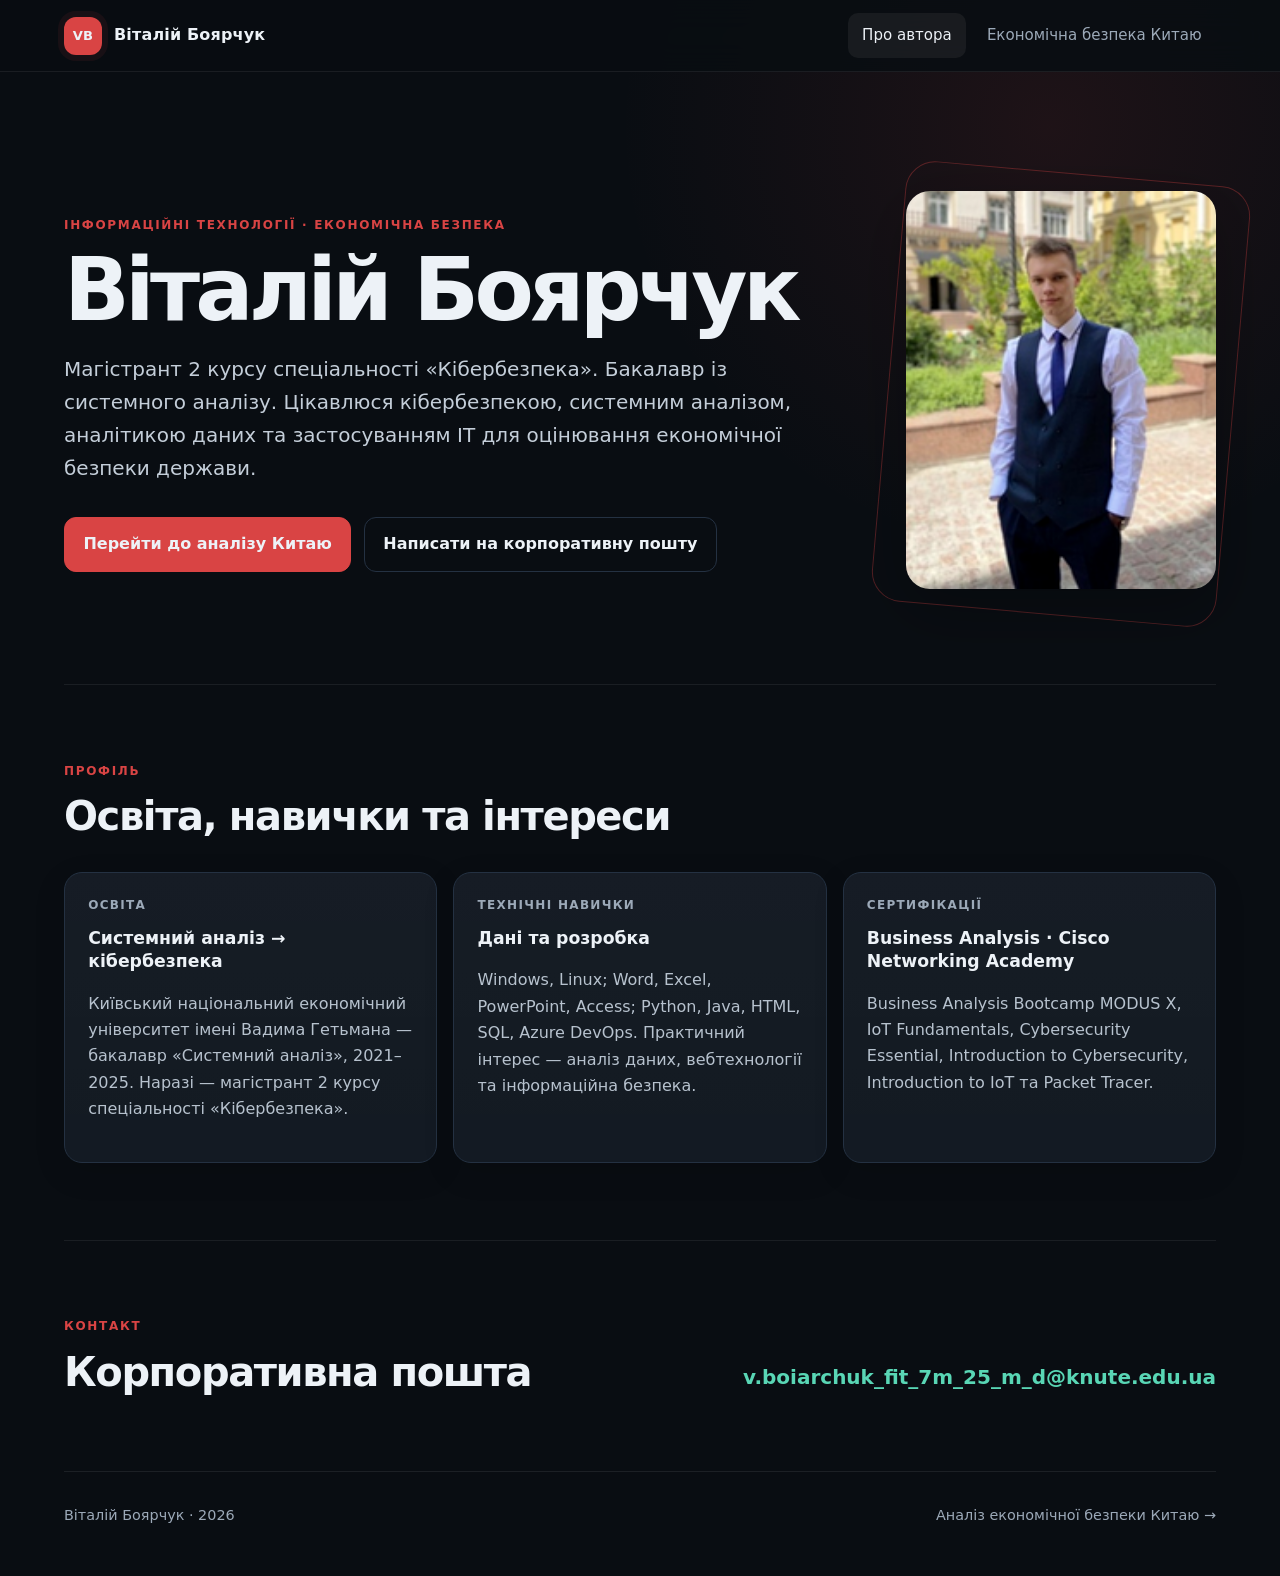
<file: index.html>
<!doctype html>
<html lang="uk">
<head>
  <meta charset="utf-8">
  <meta name="viewport" content="width=device-width, initial-scale=1">
  <meta name="description" content="Персональна сторінка Віталія Боярчука та аналіз економічної безпеки Китаю.">
  <title>Віталій Боярчук — Економічна безпека Китаю</title>
  <link rel="stylesheet" href="css/style.css">
</head>
<body>
  <header class="site-header">
    <a class="brand" href="index.html" aria-label="На головну">
      <span class="brand-mark">VB</span>
      <span>Віталій Боярчук</span>
    </a>
    <button class="menu-toggle" type="button" aria-label="Відкрити меню" aria-expanded="false">☰</button>
    <nav class="nav" aria-label="Основна навігація">
      <a class="active" href="index.html">Про автора</a>
      <a href="china.html">Економічна безпека Китаю</a>
    </nav>
  </header>

  <main>
    <section class="hero author-hero">
      <div class="hero-copy">
        <p class="eyebrow">Інформаційні технології · економічна безпека</p>
        <h1>Віталій Боярчук</h1>
        <p class="lead">Магістрант 2 курсу спеціальності «Кібербезпека». Бакалавр із системного аналізу. Цікавлюся кібербезпекою, системним аналізом, аналітикою даних та застосуванням ІТ для оцінювання економічної безпеки держави.</p>
        <div class="hero-actions">
          <a class="button primary" href="china.html">Перейти до аналізу Китаю</a>
          <a class="button ghost" href="mailto:v.boiarchuk_fit_7m_25_m_d@knute.edu.ua">Написати на корпоративну пошту</a>
        </div>
      </div>
      <div class="portrait-wrap" aria-label="Фото Віталія Боярчука">
        <img class="portrait" src="assets/profile.png" alt="Віталій Боярчук">
      </div>
    </section>

    <section class="section">
      <div class="section-heading">
        <p class="eyebrow">Профіль</p>
        <h2>Освіта, навички та інтереси</h2>
      </div>
      <div class="info-grid">
        <article class="card">
          <span class="card-kicker">Освіта</span>
          <h3>Системний аналіз → кібербезпека</h3>
          <p>Київський національний економічний університет імені Вадима Гетьмана — бакалавр «Системний аналіз», 2021–2025. Наразі — магістрант 2 курсу спеціальності «Кібербезпека».</p>
        </article>
        <article class="card">
          <span class="card-kicker">Технічні навички</span>
          <h3>Дані та розробка</h3>
          <p>Windows, Linux; Word, Excel, PowerPoint, Access; Python, Java, HTML, SQL, Azure DevOps. Практичний інтерес — аналіз даних, вебтехнології та інформаційна безпека.</p>
        </article>
        <article class="card">
          <span class="card-kicker">Сертифікації</span>
          <h3>Business Analysis · Cisco Networking Academy</h3>
          <p>Business Analysis Bootcamp MODUS X, IoT Fundamentals, Cybersecurity Essential, Introduction to Cybersecurity, Introduction to IoT та Packet Tracer.</p>
        </article>
      </div>
    </section>

    <section class="section contact-strip">
      <div>
        <p class="eyebrow">Контакт</p>
        <h2>Корпоративна пошта</h2>
      </div>
      <a class="contact-link" href="mailto:v.boiarchuk_fit_7m_25_m_d@knute.edu.ua">v.boiarchuk_fit_7m_25_m_d@knute.edu.ua</a>
    </section>
  </main>

  <footer class="footer">
    <span>Віталій Боярчук · 2026</span>
    <a href="china.html">Аналіз економічної безпеки Китаю →</a>
  </footer>
  <script src="js/main.js"></script>
</body>
</html>
</file>
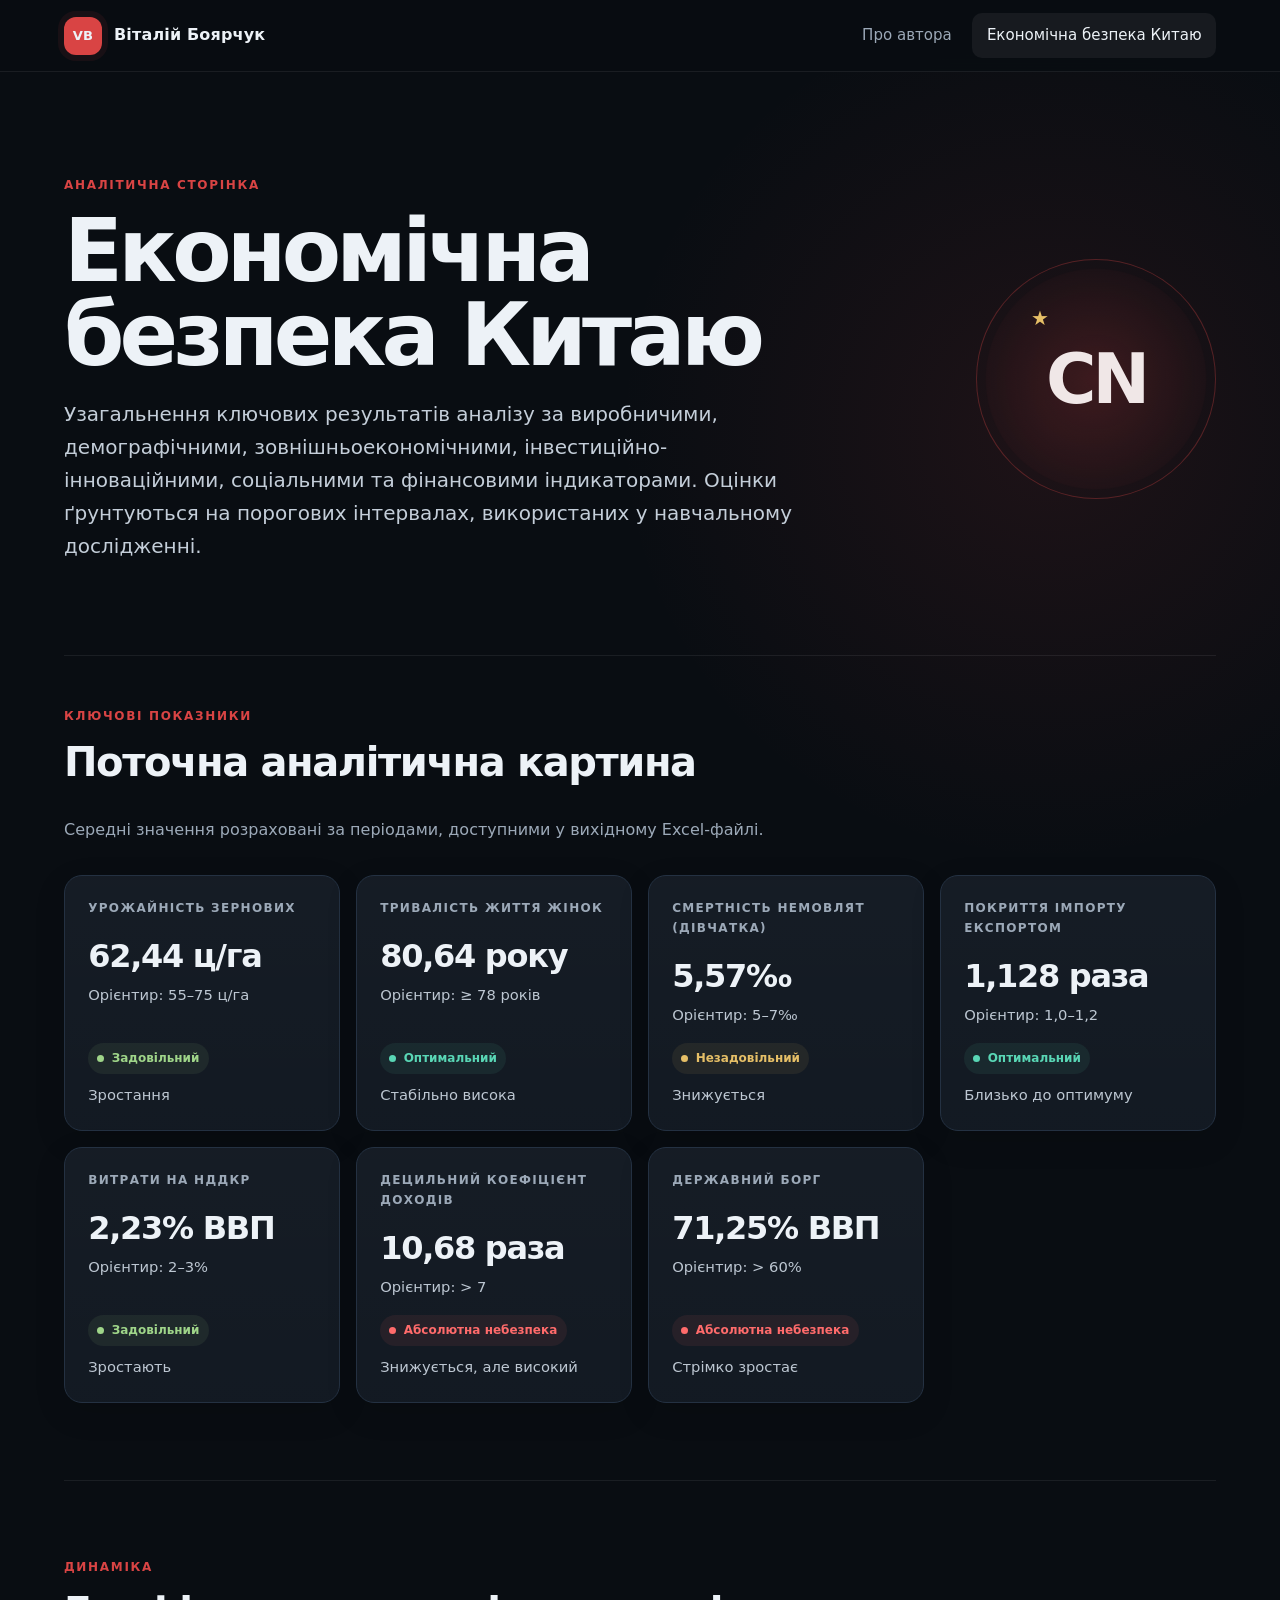
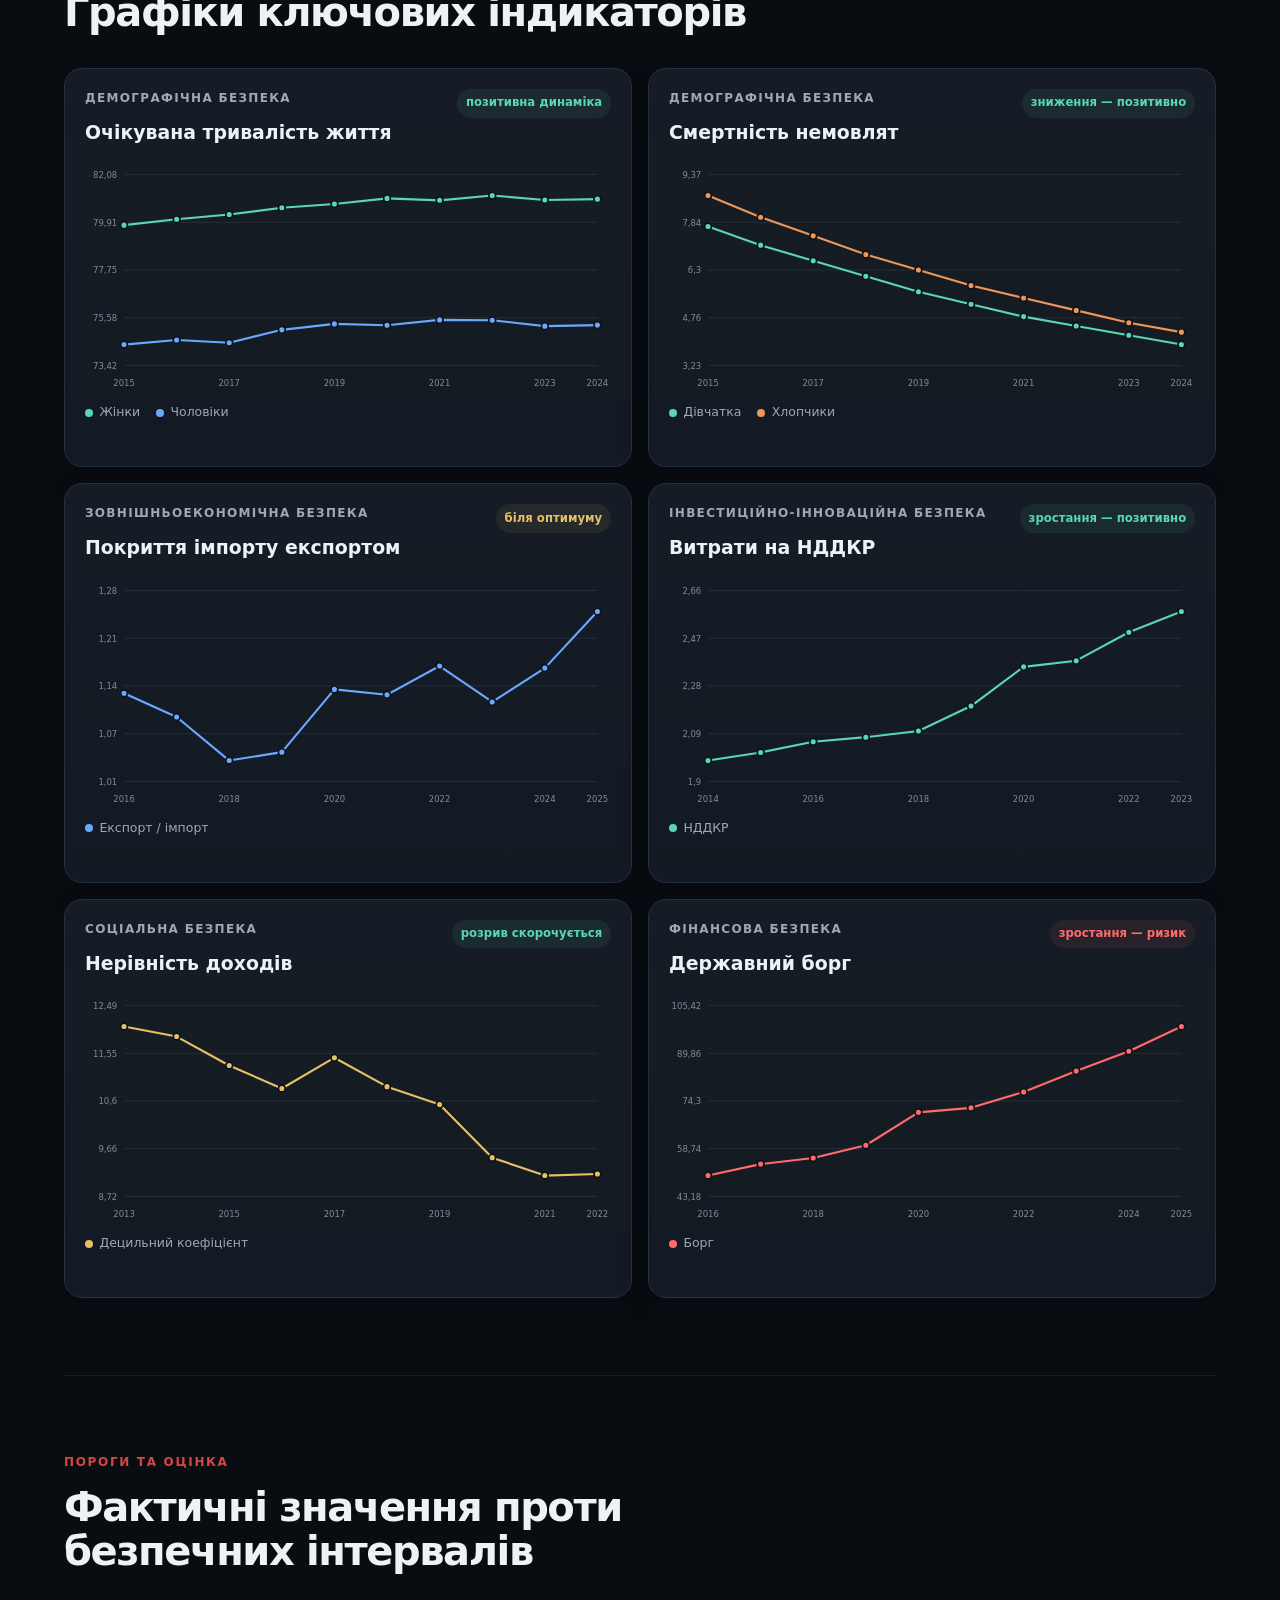
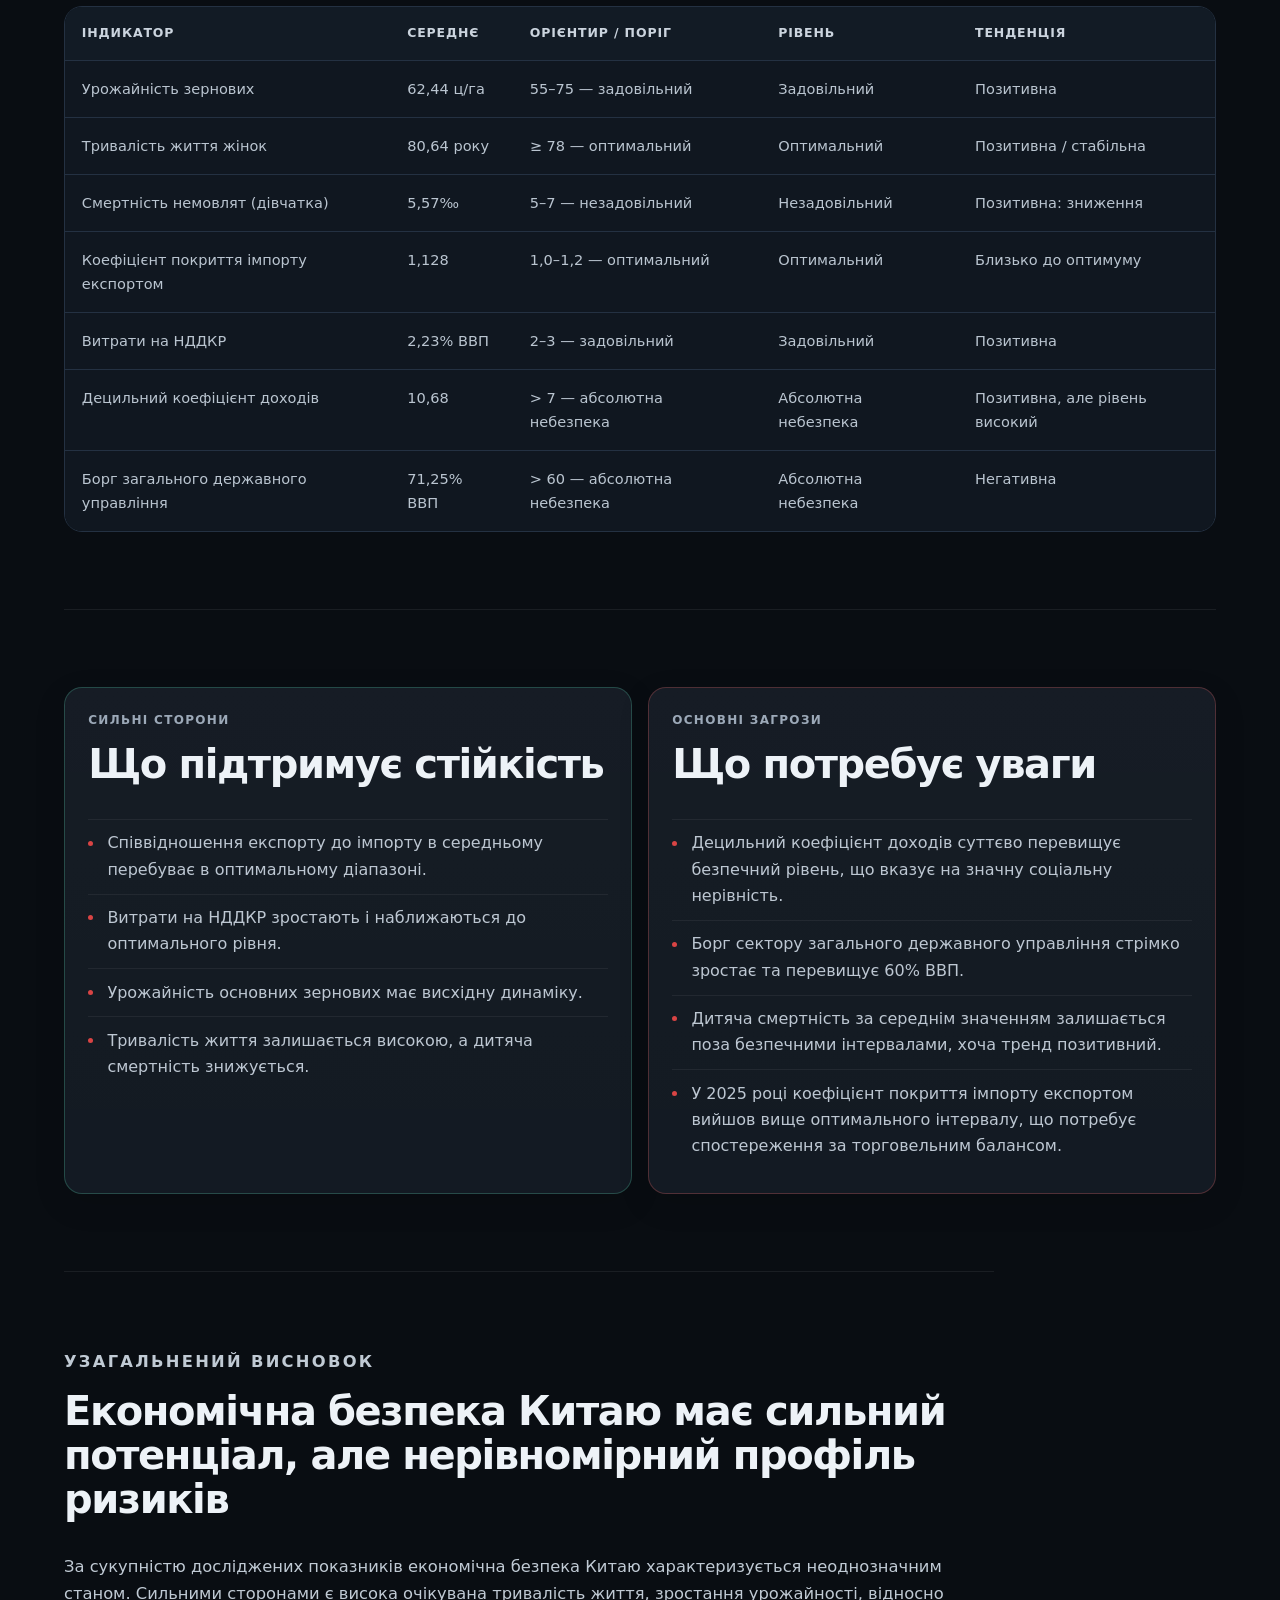
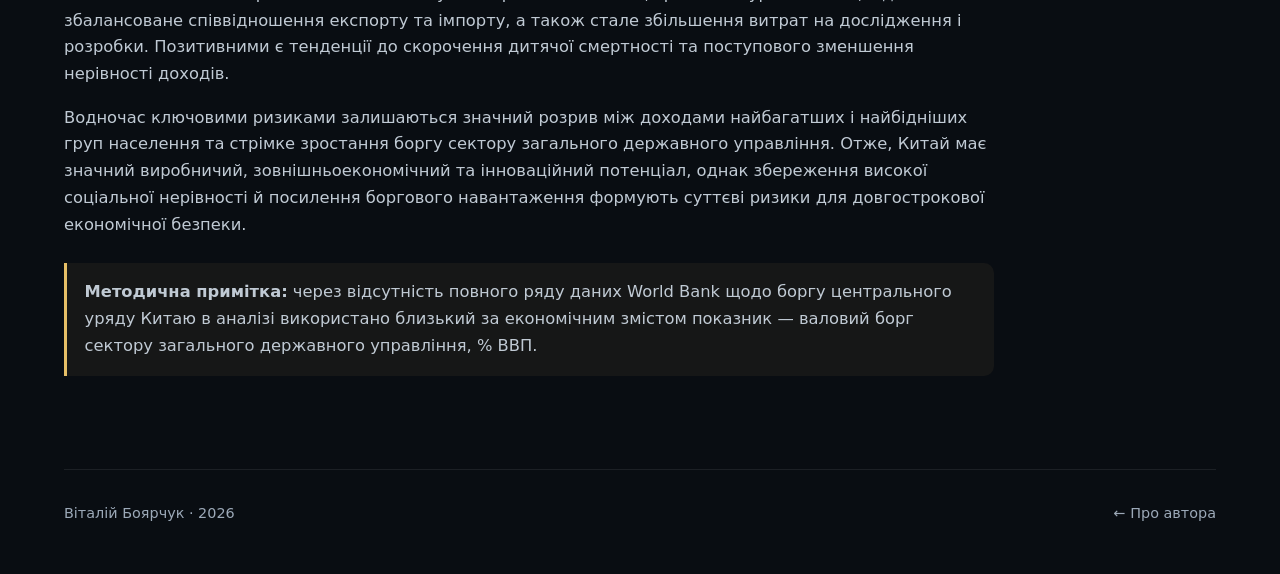
<file: china.html>
<!doctype html>
<html lang="uk">
<head>
  <meta charset="utf-8">
  <meta name="viewport" content="width=device-width, initial-scale=1">
  <meta name="description" content="Аналіз ключових індикаторів економічної безпеки Китаю.">
  <title>Економічна безпека Китаю — Віталій Боярчук</title>
  <link rel="stylesheet" href="css/style.css">
</head>
<body>
  <header class="site-header">
    <a class="brand" href="index.html" aria-label="На головну">
      <span class="brand-mark">VB</span>
      <span>Віталій Боярчук</span>
    </a>
    <button class="menu-toggle" type="button" aria-label="Відкрити меню" aria-expanded="false">☰</button>
    <nav class="nav" aria-label="Основна навігація">
      <a href="index.html">Про автора</a>
      <a class="active" href="china.html">Економічна безпека Китаю</a>
    </nav>
  </header>

  <main>
    <section class="hero analysis-hero">
      <div class="hero-copy">
        <p class="eyebrow">Аналітична сторінка</p>
        <h1>Економічна безпека Китаю</h1>
        <p class="lead">Узагальнення ключових результатів аналізу за виробничими, демографічними, зовнішньоекономічними, інвестиційно-інноваційними, соціальними та фінансовими індикаторами. Оцінки ґрунтуються на порогових інтервалах, використаних у навчальному дослідженні.</p>
      </div>
      <div class="china-emblem" aria-hidden="true">
        <span class="star">★</span>
        <span class="china-code">CN</span>
      </div>
    </section>

    <section class="section compact-top">
      <div class="section-heading">
        <p class="eyebrow">Ключові показники</p>
        <h2>Поточна аналітична картина</h2>
        <p class="section-note">Середні значення розраховані за періодами, доступними у вихідному Excel-файлі.</p>
      </div>
      <div class="kpi-grid" id="kpi-grid"></div>
    </section>

    <section class="section">
      <div class="section-heading">
        <p class="eyebrow">Динаміка</p>
        <h2>Графіки ключових індикаторів</h2>
      </div>
      <div class="charts-grid">
        <article class="chart-card">
          <div class="chart-title-row"><div><span class="card-kicker">Демографічна безпека</span><h3>Очікувана тривалість життя</h3></div><span class="trend positive">позитивна динаміка</span></div>
          <div class="chart" data-chart="life"></div>
        </article>
        <article class="chart-card">
          <div class="chart-title-row"><div><span class="card-kicker">Демографічна безпека</span><h3>Смертність немовлят</h3></div><span class="trend positive">зниження — позитивно</span></div>
          <div class="chart" data-chart="infant"></div>
        </article>
        <article class="chart-card">
          <div class="chart-title-row"><div><span class="card-kicker">Зовнішньоекономічна безпека</span><h3>Покриття імпорту експортом</h3></div><span class="trend neutral">біля оптимуму</span></div>
          <div class="chart" data-chart="trade"></div>
        </article>
        <article class="chart-card">
          <div class="chart-title-row"><div><span class="card-kicker">Інвестиційно-інноваційна безпека</span><h3>Витрати на НДДКР</h3></div><span class="trend positive">зростання — позитивно</span></div>
          <div class="chart" data-chart="rnd"></div>
        </article>
        <article class="chart-card">
          <div class="chart-title-row"><div><span class="card-kicker">Соціальна безпека</span><h3>Нерівність доходів</h3></div><span class="trend positive">розрив скорочується</span></div>
          <div class="chart" data-chart="inequality"></div>
        </article>
        <article class="chart-card">
          <div class="chart-title-row"><div><span class="card-kicker">Фінансова безпека</span><h3>Державний борг</h3></div><span class="trend negative">зростання — ризик</span></div>
          <div class="chart" data-chart="debt"></div>
        </article>
      </div>
    </section>

    <section class="section">
      <div class="section-heading">
        <p class="eyebrow">Пороги та оцінка</p>
        <h2>Фактичні значення проти безпечних інтервалів</h2>
      </div>
      <div class="table-wrap">
        <table>
          <thead>
            <tr><th>Індикатор</th><th>Середнє</th><th>Орієнтир / поріг</th><th>Рівень</th><th>Тенденція</th></tr>
          </thead>
          <tbody id="summary-table"></tbody>
        </table>
      </div>
    </section>

    <section class="section split-section">
      <article class="card highlight-card">
        <span class="card-kicker">Сильні сторони</span>
        <h2>Що підтримує стійкість</h2>
        <ul class="clean-list">
          <li>Співвідношення експорту до імпорту в середньому перебуває в оптимальному діапазоні.</li>
          <li>Витрати на НДДКР зростають і наближаються до оптимального рівня.</li>
          <li>Урожайність основних зернових має висхідну динаміку.</li>
          <li>Тривалість життя залишається високою, а дитяча смертність знижується.</li>
        </ul>
      </article>
      <article class="card danger-card">
        <span class="card-kicker">Основні загрози</span>
        <h2>Що потребує уваги</h2>
        <ul class="clean-list">
          <li>Децильний коефіцієнт доходів суттєво перевищує безпечний рівень, що вказує на значну соціальну нерівність.</li>
          <li>Борг сектору загального державного управління стрімко зростає та перевищує 60% ВВП.</li>
          <li>Дитяча смертність за середнім значенням залишається поза безпечними інтервалами, хоча тренд позитивний.</li>
          <li>У 2025 році коефіцієнт покриття імпорту експортом вийшов вище оптимального інтервалу, що потребує спостереження за торговельним балансом.</li>
        </ul>
      </article>
    </section>

    <section class="section conclusion">
      <p class="eyebrow">Узагальнений висновок</p>
      <h2>Економічна безпека Китаю має сильний потенціал, але нерівномірний профіль ризиків</h2>
      <p>За сукупністю досліджених показників економічна безпека Китаю характеризується неоднозначним станом. Сильними сторонами є висока очікувана тривалість життя, зростання урожайності, відносно збалансоване співвідношення експорту та імпорту, а також стале збільшення витрат на дослідження і розробки. Позитивними є тенденції до скорочення дитячої смертності та поступового зменшення нерівності доходів.</p>
      <p>Водночас ключовими ризиками залишаються значний розрив між доходами найбагатших і найбідніших груп населення та стрімке зростання боргу сектору загального державного управління. Отже, Китай має значний виробничий, зовнішньоекономічний та інноваційний потенціал, однак збереження високої соціальної нерівності й посилення боргового навантаження формують суттєві ризики для довгострокової економічної безпеки.</p>
      <p class="method-note"><strong>Методична примітка:</strong> через відсутність повного ряду даних World Bank щодо боргу центрального уряду Китаю в аналізі використано близький за економічним змістом показник — валовий борг сектору загального державного управління, % ВВП.</p>
    </section>
  </main>

  <footer class="footer">
    <span>Віталій Боярчук · 2026</span>
    <a href="index.html">← Про автора</a>
  </footer>

  <script src="js/data.js"></script>
  <script src="js/charts.js"></script>
  <script src="js/main.js"></script>
</body>
</html>
</file>
<file: css/style.css>
:root {
  --bg: #090d12;
  --surface: #101720;
  --surface-2: #151e29;
  --border: #243142;
  --text: #edf2f7;
  --muted: #9ca9b8;
  --accent: #d94444;
  --accent-soft: rgba(217, 68, 68, .13);
  --teal: #59d6b5;
  --blue: #6aa8ff;
  --gold: #e6bf67;
  --orange: #ed9657;
  --danger: #ff6b6b;
  --shadow: 0 18px 60px rgba(0,0,0,.28);
  --radius: 18px;
}
* { box-sizing: border-box; }
html { scroll-behavior: smooth; }
body {
  margin: 0;
  background: radial-gradient(circle at 82% 8%, rgba(217,68,68,.10), transparent 27rem), var(--bg);
  color: var(--text);
  font-family: Inter, ui-sans-serif, system-ui, -apple-system, BlinkMacSystemFont, "Segoe UI", sans-serif;
  line-height: 1.65;
}
a { color: inherit; text-decoration: none; }
.site-header {
  position: sticky; top: 0; z-index: 50;
  display: flex; align-items: center; justify-content: space-between;
  min-height: 72px; padding: 0 5vw;
  background: rgba(9,13,18,.86); backdrop-filter: blur(16px);
  border-bottom: 1px solid rgba(255,255,255,.07);
}
.brand { display:flex; align-items:center; gap:.75rem; font-weight:750; letter-spacing:.01em; }
.brand-mark { display:grid; place-items:center; width:38px; height:38px; border-radius:12px; background:var(--accent); font-size:.82rem; box-shadow:0 0 0 6px rgba(217,68,68,.08); }
.nav { display:flex; gap:.4rem; align-items:center; }
.nav a { color:var(--muted); padding:.65rem .9rem; border-radius:10px; font-size:.94rem; transition:.2s ease; }
.nav a:hover, .nav a.active { color:var(--text); background:rgba(255,255,255,.06); }
.menu-toggle { display:none; background:none; border:0; color:var(--text); font-size:1.5rem; cursor:pointer; }
main { width:min(1180px, 90vw); margin:0 auto; }
.hero { min-height:68vh; display:grid; grid-template-columns:minmax(0,1.35fr) minmax(260px,.65fr); gap:4rem; align-items:center; padding:6.5rem 0 4.5rem; }
.analysis-hero { min-height:52vh; }
.eyebrow { margin:0 0 .8rem; color:var(--accent); text-transform:uppercase; letter-spacing:.14em; font-weight:800; font-size:.75rem; }
h1,h2,h3,p { margin-top:0; }
h1 { max-width:900px; margin-bottom:1.25rem; font-size:clamp(2.8rem, 7vw, 5.4rem); line-height:.98; letter-spacing:-.055em; }
h2 { font-size:clamp(1.7rem,3.2vw,2.5rem); line-height:1.1; letter-spacing:-.035em; }
h3 { font-size:1.08rem; line-height:1.35; }
.lead { max-width:760px; color:#c4ced9; font-size:clamp(1.05rem,2vw,1.25rem); }
.hero-actions { display:flex; flex-wrap:wrap; gap:.8rem; margin-top:2rem; }
.button { display:inline-flex; align-items:center; justify-content:center; padding:.85rem 1.15rem; border-radius:12px; font-weight:750; border:1px solid var(--border); }
.button.primary { background:var(--accent); border-color:var(--accent); }
.button.primary:hover { filter:brightness(1.08); }
.button.ghost:hover { background:rgba(255,255,255,.05); }
.portrait-wrap { justify-self:end; position:relative; }
.portrait-wrap::before { content:""; position:absolute; inset:-18px; border:1px solid rgba(217,68,68,.35); border-radius:30px; transform:rotate(5deg); }
.portrait { position:relative; width:min(310px,65vw); aspect-ratio: .78; object-fit:cover; border-radius:24px; filter:saturate(.86) contrast(1.04); box-shadow:var(--shadow); }
.china-emblem { justify-self:end; display:grid; place-items:center; width:240px; height:240px; border-radius:50%; border:1px solid rgba(217,68,68,.32); background:radial-gradient(circle, rgba(217,68,68,.18), rgba(217,68,68,.03) 65%, transparent 66%); position:relative; }
.china-code { font-weight:900; font-size:4.3rem; letter-spacing:-.06em; color:#f0e7e7; }
.star { position:absolute; top:42px; left:54px; color:var(--gold); font-size:1.25rem; }
.section { padding:4.8rem 0; border-top:1px solid rgba(255,255,255,.07); }
.compact-top { padding-top:3.2rem; }
.section-heading { max-width:760px; margin-bottom:2rem; }
.section-note { color:var(--muted); }
.info-grid, .kpi-grid { display:grid; grid-template-columns:repeat(3,minmax(0,1fr)); gap:1rem; }
.card, .chart-card { background:linear-gradient(180deg, rgba(255,255,255,.025), rgba(255,255,255,.012)), var(--surface); border:1px solid var(--border); border-radius:var(--radius); padding:1.45rem; box-shadow:0 10px 32px rgba(0,0,0,.12); }
.card p { color:#b7c2ce; }
.card-kicker { display:block; margin-bottom:.7rem; color:var(--muted); font-size:.75rem; font-weight:800; text-transform:uppercase; letter-spacing:.11em; }
.contact-strip { display:flex; align-items:end; justify-content:space-between; gap:2rem; }
.contact-strip h2 { margin-bottom:0; }
.contact-link { color:var(--teal); font-weight:800; font-size:clamp(1rem,2vw,1.25rem); word-break:break-all; }
.kpi-grid { grid-template-columns:repeat(4,minmax(0,1fr)); }
.kpi { min-height:175px; display:flex; flex-direction:column; justify-content:space-between; }
.kpi-value { font-size:2rem; font-weight:850; letter-spacing:-.04em; }
.kpi-label { color:#bdc7d2; font-size:.92rem; }
.status { display:inline-flex; width:max-content; align-items:center; gap:.45rem; margin-top:1rem; padding:.34rem .58rem; border-radius:999px; font-size:.75rem; font-weight:800; }
.status::before { content:""; width:7px; height:7px; border-radius:50%; background:currentColor; }
.status.optimal { color:var(--teal); background:rgba(89,214,181,.08); }
.status.satisfactory { color:#9fd589; background:rgba(159,213,137,.08); }
.status.unsatisfactory { color:var(--gold); background:rgba(230,191,103,.08); }
.status.danger { color:var(--orange); background:rgba(237,150,87,.08); }
.status.absolute { color:var(--danger); background:rgba(255,107,107,.08); }
.charts-grid { display:grid; grid-template-columns:repeat(2,minmax(0,1fr)); gap:1rem; }
.chart-card { padding:1.25rem; }
.chart-title-row { display:flex; justify-content:space-between; align-items:flex-start; gap:1rem; }
.chart-title-row h3 { margin-bottom:.3rem; font-size:1.18rem; }
.trend { white-space:nowrap; font-size:.73rem; font-weight:800; border-radius:999px; padding:.3rem .55rem; }
.trend.positive { color:var(--teal); background:rgba(89,214,181,.08); }
.trend.negative { color:var(--danger); background:rgba(255,107,107,.08); }
.trend.neutral { color:var(--gold); background:rgba(230,191,103,.08); }
.chart { min-height:285px; margin-top:.7rem; }
.chart svg { width:100%; height:auto; display:block; overflow:visible; }
.chart .grid-line { stroke:#253243; stroke-width:1; }
.chart .axis-text { fill:#7f8d9c; font-size:10px; }
.chart .line { fill:none; stroke-width:2.5; stroke-linecap:round; stroke-linejoin:round; }
.chart .point { stroke:#0d1219; stroke-width:2; }
.chart-legend { display:flex; gap:1rem; flex-wrap:wrap; margin-top:.5rem; color:var(--muted); font-size:.78rem; }
.legend-item { display:flex; align-items:center; gap:.4rem; }
.legend-dot { width:8px; height:8px; border-radius:50%; }
.table-wrap { overflow:auto; border:1px solid var(--border); border-radius:var(--radius); }
table { width:100%; border-collapse:collapse; min-width:800px; background:var(--surface); }
th,td { padding:1rem 1.05rem; text-align:left; border-bottom:1px solid var(--border); vertical-align:top; }
th { color:#cbd4de; background:#121b25; font-size:.78rem; text-transform:uppercase; letter-spacing:.07em; }
td { color:#bac5d0; font-size:.91rem; }
tbody tr:last-child td { border-bottom:0; }
.split-section { display:grid; grid-template-columns:1fr 1fr; gap:1rem; }
.highlight-card { border-color:rgba(89,214,181,.25); }
.danger-card { border-color:rgba(255,107,107,.25); }
.clean-list { margin:1.2rem 0 0; padding:0; list-style:none; }
.clean-list li { position:relative; padding:.65rem 0 .65rem 1.2rem; color:#bdc7d2; border-top:1px solid rgba(255,255,255,.06); }
.clean-list li::before { content:""; position:absolute; left:0; top:1.3rem; width:5px; height:5px; background:var(--accent); border-radius:50%; }
.conclusion { max-width:930px; }
.conclusion p { color:#c0cad4; font-size:1.02rem; }
.method-note { margin-top:1.5rem; padding:1rem 1.1rem; border-left:3px solid var(--gold); background:rgba(230,191,103,.06); border-radius:0 10px 10px 0; }
.footer { width:min(1180px,90vw); margin:0 auto; padding:2rem 0 3rem; border-top:1px solid rgba(255,255,255,.08); display:flex; justify-content:space-between; gap:1rem; color:var(--muted); font-size:.9rem; }
.footer a:hover { color:var(--text); }
@media (max-width: 900px) {
  .hero { grid-template-columns:1fr; gap:2.5rem; padding-top:4.5rem; min-height:auto; }
  .portrait-wrap, .china-emblem { justify-self:start; }
  .portrait { width:240px; }
  .china-emblem { width:180px; height:180px; }
  .china-code { font-size:3.2rem; }
  .info-grid { grid-template-columns:1fr; }
  .kpi-grid { grid-template-columns:repeat(2,minmax(0,1fr)); }
  .charts-grid, .split-section { grid-template-columns:1fr; }
  .contact-strip { align-items:flex-start; flex-direction:column; }
}
@media (max-width: 680px) {
  .site-header { min-height:64px; padding:0 5vw; }
  .menu-toggle { display:block; }
  .nav { display:none; position:absolute; top:64px; left:5vw; right:5vw; flex-direction:column; align-items:stretch; padding:.7rem; background:#0f151d; border:1px solid var(--border); border-radius:14px; box-shadow:var(--shadow); }
  .nav.open { display:flex; }
  .nav a { padding:.8rem; }
  h1 { font-size:clamp(2.5rem,15vw,4rem); }
  .kpi-grid { grid-template-columns:1fr; }
  .chart-title-row { flex-direction:column; }
  .footer { flex-direction:column; }
}
</file>
